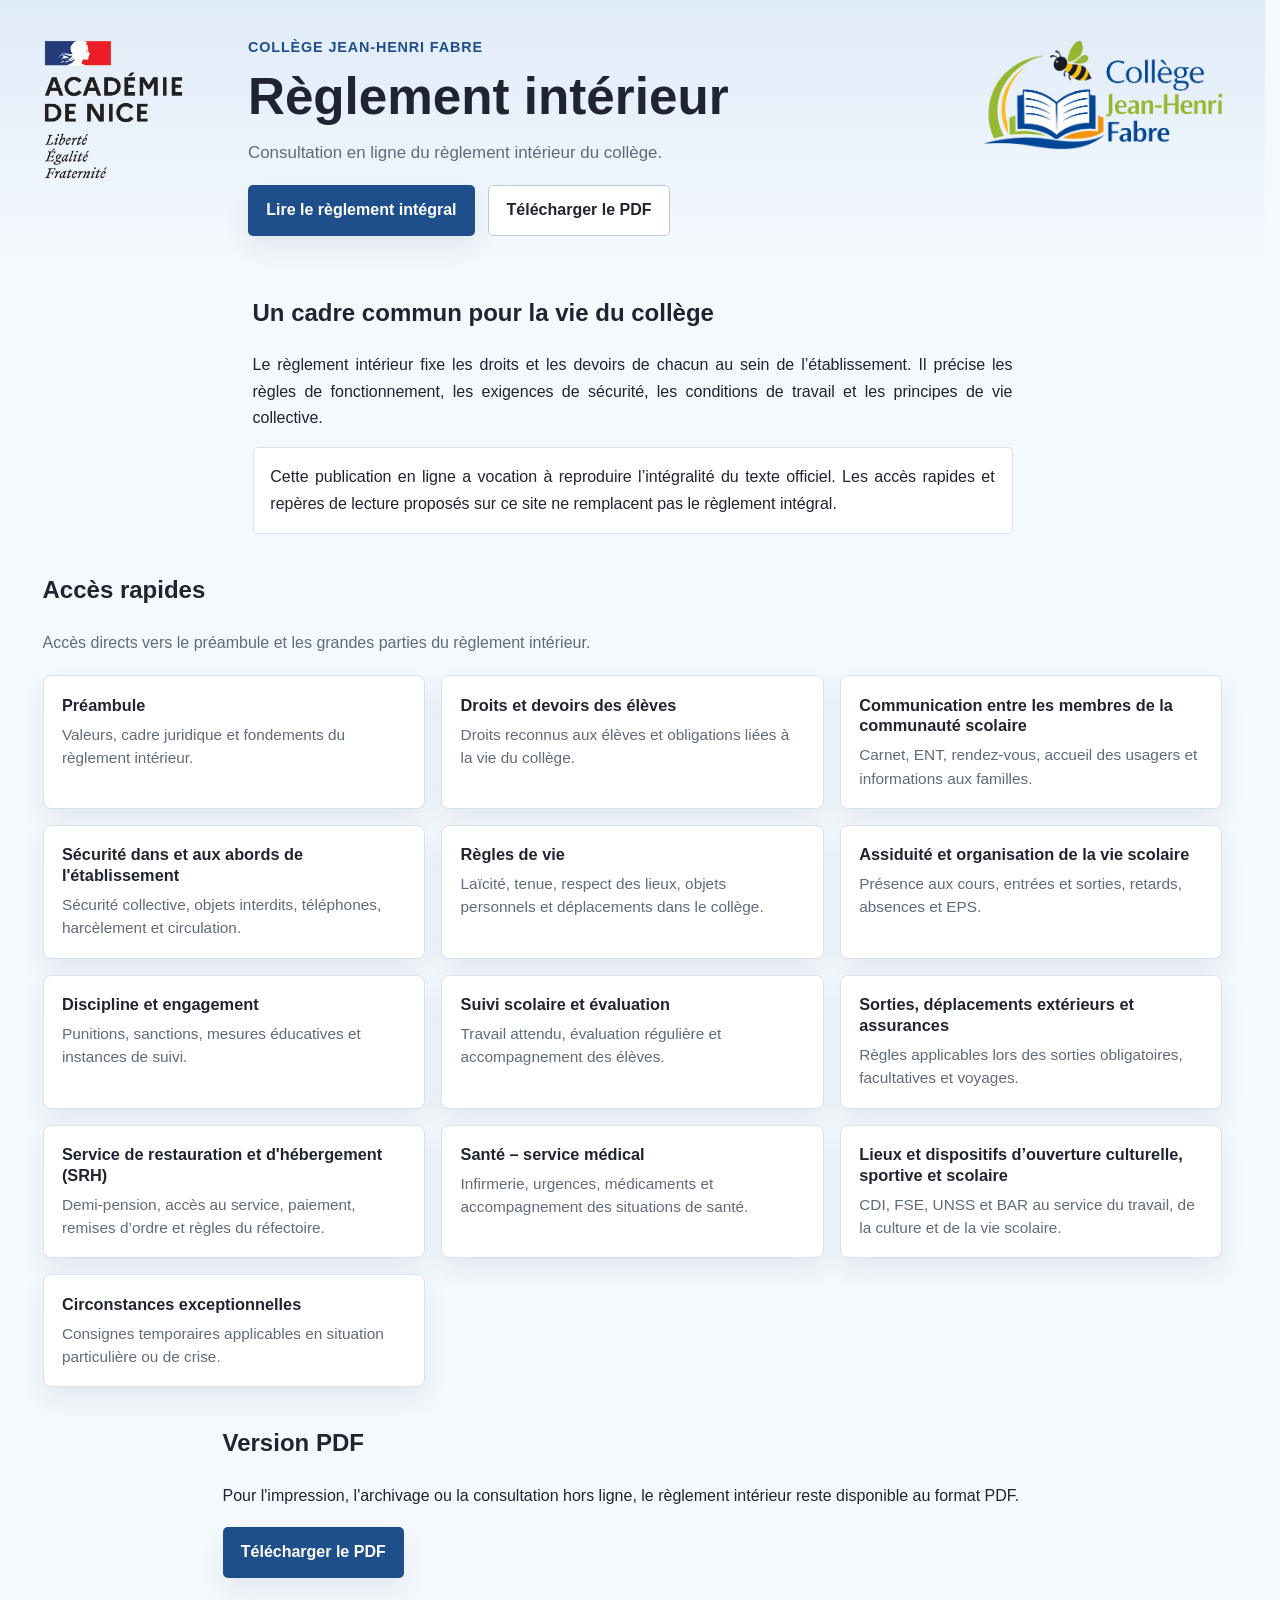
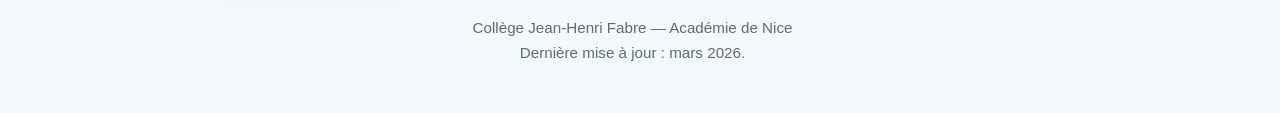
<file: index.html>
<!doctype html>
<html lang="fr">
  <head>
    <meta charset="utf-8" />
    <meta name="viewport" content="width=device-width, initial-scale=1" />
    <title>Règlement intérieur — Collège Jean-Henri Fabre</title>
    <meta
      name="description"
      content="Consultation en ligne du règlement intérieur du collège Jean-Henri Fabre."
    />
    <link rel="stylesheet" href="style.css" />
    <link rel="icon" type="image/png" href="img/favicon.png" />
    <link rel="icon" sizes="192x192" href="img/icon-192.png" />
    <link rel="apple-touch-icon" href="img/icon-192.png" />
  </head>
  <body class="page-home">
    <header class="hero">
      <div class="container hero-grid">
        <img
          class="hero-logo hero-logo-left"
          src="img/logo-academie.png"
          alt="Logo de l'Académie de Nice"
        />

        <div class="hero-content">
          <p class="eyebrow">Collège Jean-Henri Fabre</p>
          <h1>Règlement intérieur</h1>
          <p class="hero-text text-left">
            Consultation en ligne du règlement intérieur du collège.
          </p>

          <div class="hero-actions">
            <a class="btn btn-primary" href="reglement.html"
              >Lire le règlement intégral</a
            >
            <a class="btn btn-secondary" href="docs/reglement-interieur.pdf"
              >Télécharger le PDF</a
            >
          </div>
        </div>

        <img
          class="hero-logo hero-logo-right"
          src="img/logo-fabre.png"
          alt="Logo du collège Jean-Henri Fabre"
        />
      </div>
    </header>

    <main>
      <section class="section intro intro-home">
        <div class="container narrow">
          <h2>Un cadre commun pour la vie du collège</h2>
          <p class="text-justify">
            Le règlement intérieur fixe les droits et les devoirs de chacun au
            sein de l’établissement. Il précise les règles de fonctionnement,
            les exigences de sécurité, les conditions de travail et les
            principes de vie collective.
          </p>
          <p class="note text-justify">
            Cette publication en ligne a vocation à reproduire l’intégralité du
            texte officiel. Les accès rapides et repères de lecture proposés sur
            ce site ne remplacent pas le règlement intégral.
          </p>
        </div>
      </section>

      <section class="section quick-links">
        <div class="container">
          <div class="section-heading">
            <div>
              <h2>Accès rapides</h2>
              <p class="section-lead text-left">
                Accès directs vers le préambule et les grandes parties du
                règlement intérieur.
              </p>
            </div>
          </div>

          <div class="cards-grid cards-grid-large">
            <a class="card" href="reglement.html#preambule">
              <h3>Préambule</h3>
              <p class="text-left">
                Valeurs, cadre juridique et fondements du règlement intérieur.
              </p>
            </a>

            <a class="card" href="reglement.html#partie-1">
              <h3>Droits et devoirs des élèves</h3>
              <p class="text-left">
                Droits reconnus aux élèves et obligations liées à la vie du
                collège.
              </p>
            </a>

            <a class="card" href="reglement.html#partie-2">
              <h3>Communication entre les membres de la communauté scolaire</h3>
              <p class="text-left">
                Carnet, ENT, rendez-vous, accueil des usagers et informations
                aux familles.
              </p>
            </a>

            <a class="card" href="reglement.html#partie-3">
              <h3>Sécurité dans et aux abords de l'établissement</h3>
              <p class="text-left">
                Sécurité collective, objets interdits, téléphones, harcèlement
                et circulation.
              </p>
            </a>

            <a class="card" href="reglement.html#partie-4">
              <h3>Règles de vie</h3>
              <p class="text-left">
                Laïcité, tenue, respect des lieux, objets personnels et
                déplacements dans le collège.
              </p>
            </a>

            <a class="card" href="reglement.html#partie-5">
              <h3>Assiduité et organisation de la vie scolaire</h3>
              <p class="text-left">
                Présence aux cours, entrées et sorties, retards, absences et
                EPS.
              </p>
            </a>

            <a class="card" href="reglement.html#partie-6">
              <h3>Discipline et engagement</h3>
              <p class="text-left">
                Punitions, sanctions, mesures éducatives et instances de suivi.
              </p>
            </a>

            <a class="card" href="reglement.html#partie-7">
              <h3>Suivi scolaire et évaluation</h3>
              <p class="text-left">
                Travail attendu, évaluation régulière et accompagnement des
                élèves.
              </p>
            </a>

            <a class="card" href="reglement.html#partie-8">
              <h3>Sorties, déplacements extérieurs et assurances</h3>
              <p class="text-left">
                Règles applicables lors des sorties obligatoires, facultatives
                et voyages.
              </p>
            </a>

            <a class="card" href="reglement.html#partie-9">
              <h3>Service de restauration et d'hébergement (SRH)</h3>
              <p class="text-left">
                Demi-pension, accès au service, paiement, remises d’ordre et
                règles du réfectoire.
              </p>
            </a>

            <a class="card" href="reglement.html#partie-10">
              <h3>Santé – service médical</h3>
              <p class="text-left">
                Infirmerie, urgences, médicaments et accompagnement des
                situations de santé.
              </p>
            </a>

            <a class="card" href="reglement.html#partie-11">
              <h3>
                Lieux et dispositifs d’ouverture culturelle, sportive et
                scolaire
              </h3>
              <p class="text-left">
                CDI, FSE, UNSS et BAR au service du travail, de la culture et de
                la vie scolaire.
              </p>
            </a>

            <a class="card" href="reglement.html#partie-12">
              <h3>Circonstances exceptionnelles</h3>
              <p class="text-left">
                Consignes temporaires applicables en situation particulière ou
                de crise.
              </p>
            </a>
          </div>
        </div>
      </section>

      <section class="section downloads">
        <div class="container narrow">
          <h2>Version PDF</h2>
          <p class="text-justify">
            Pour l'impression, l'archivage ou la consultation hors ligne, le
            règlement intérieur reste disponible au format PDF.
          </p>
          <div class="hero-actions">
            <a class="btn btn-primary" href="docs/reglement-interieur.pdf"
              >Télécharger le PDF</a
            >
          </div>
        </div>
      </section>
    </main>

    <footer class="site-footer">
      <div class="container">
        <p>
          Collège Jean-Henri Fabre — Académie de Nice<br />
          Dernière mise à jour : mars 2026.
        </p>
      </div>
    </footer>
  </body>
</html>
</file>
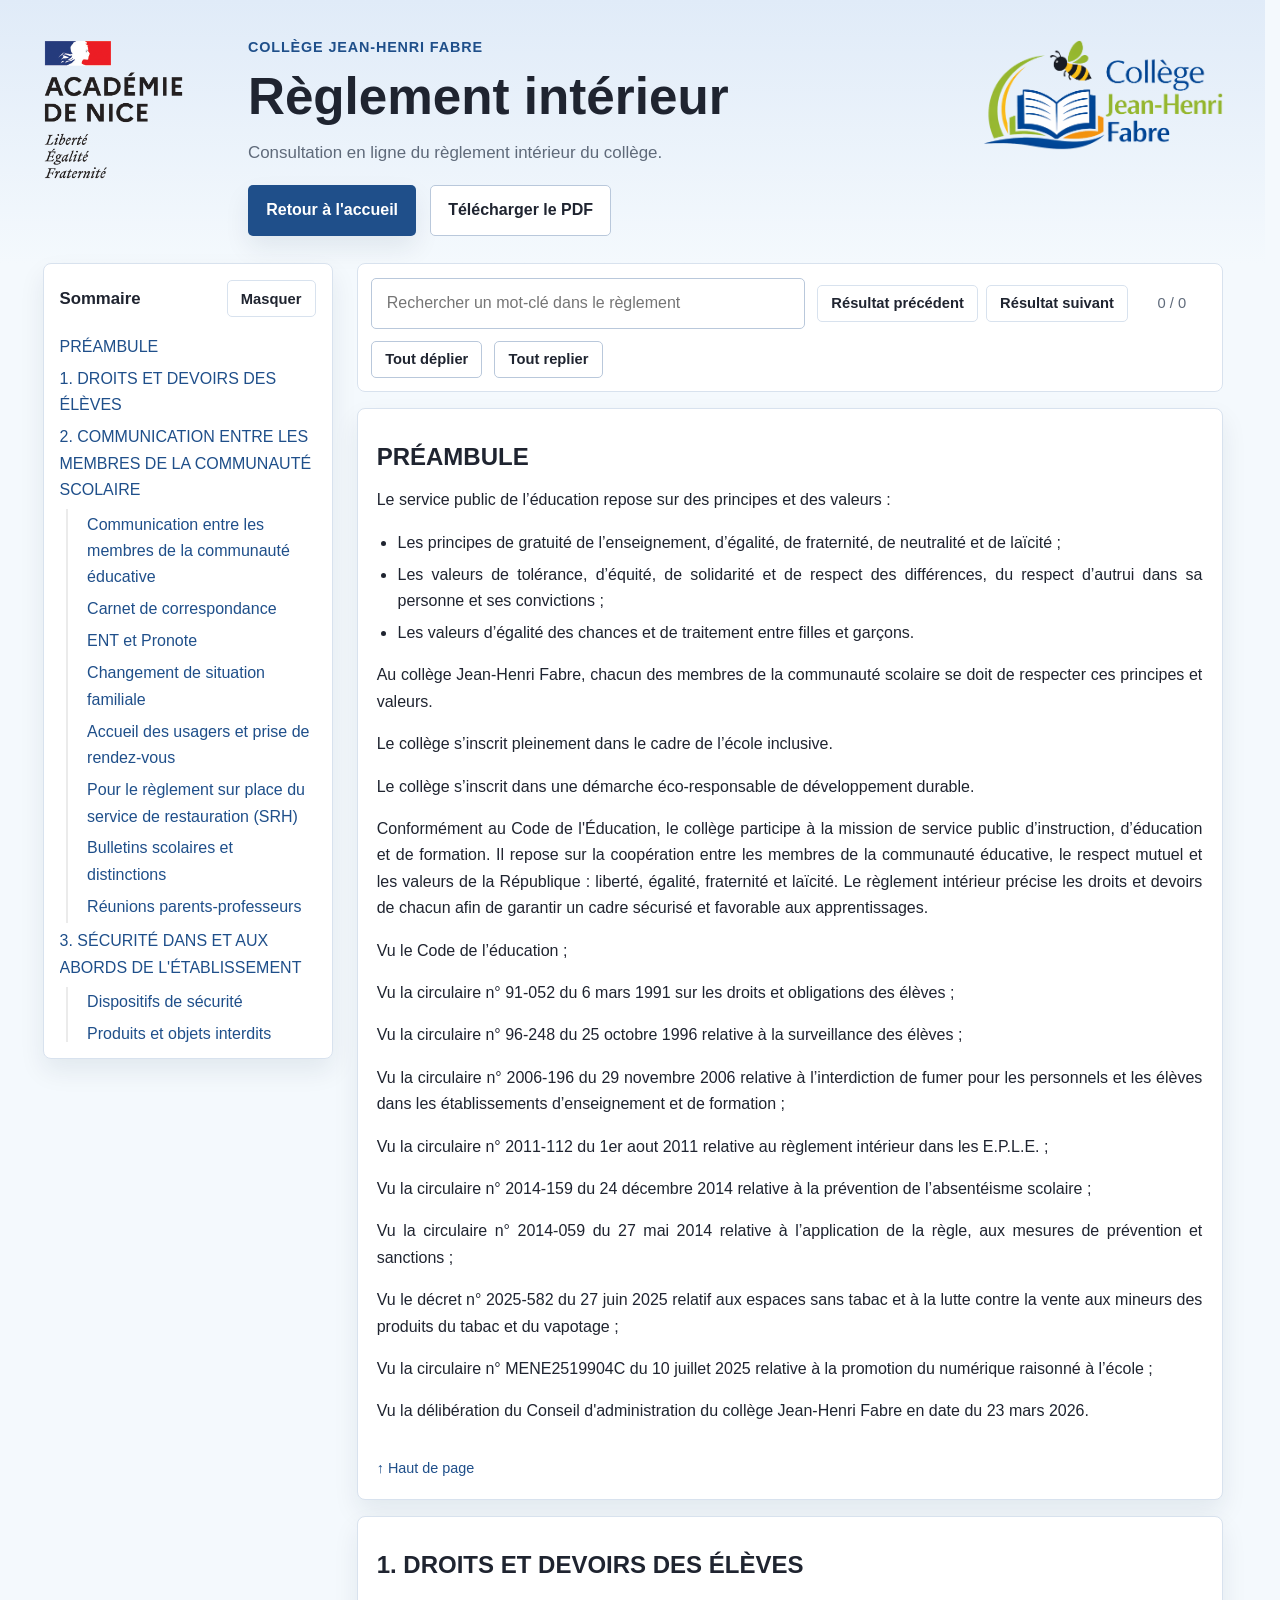
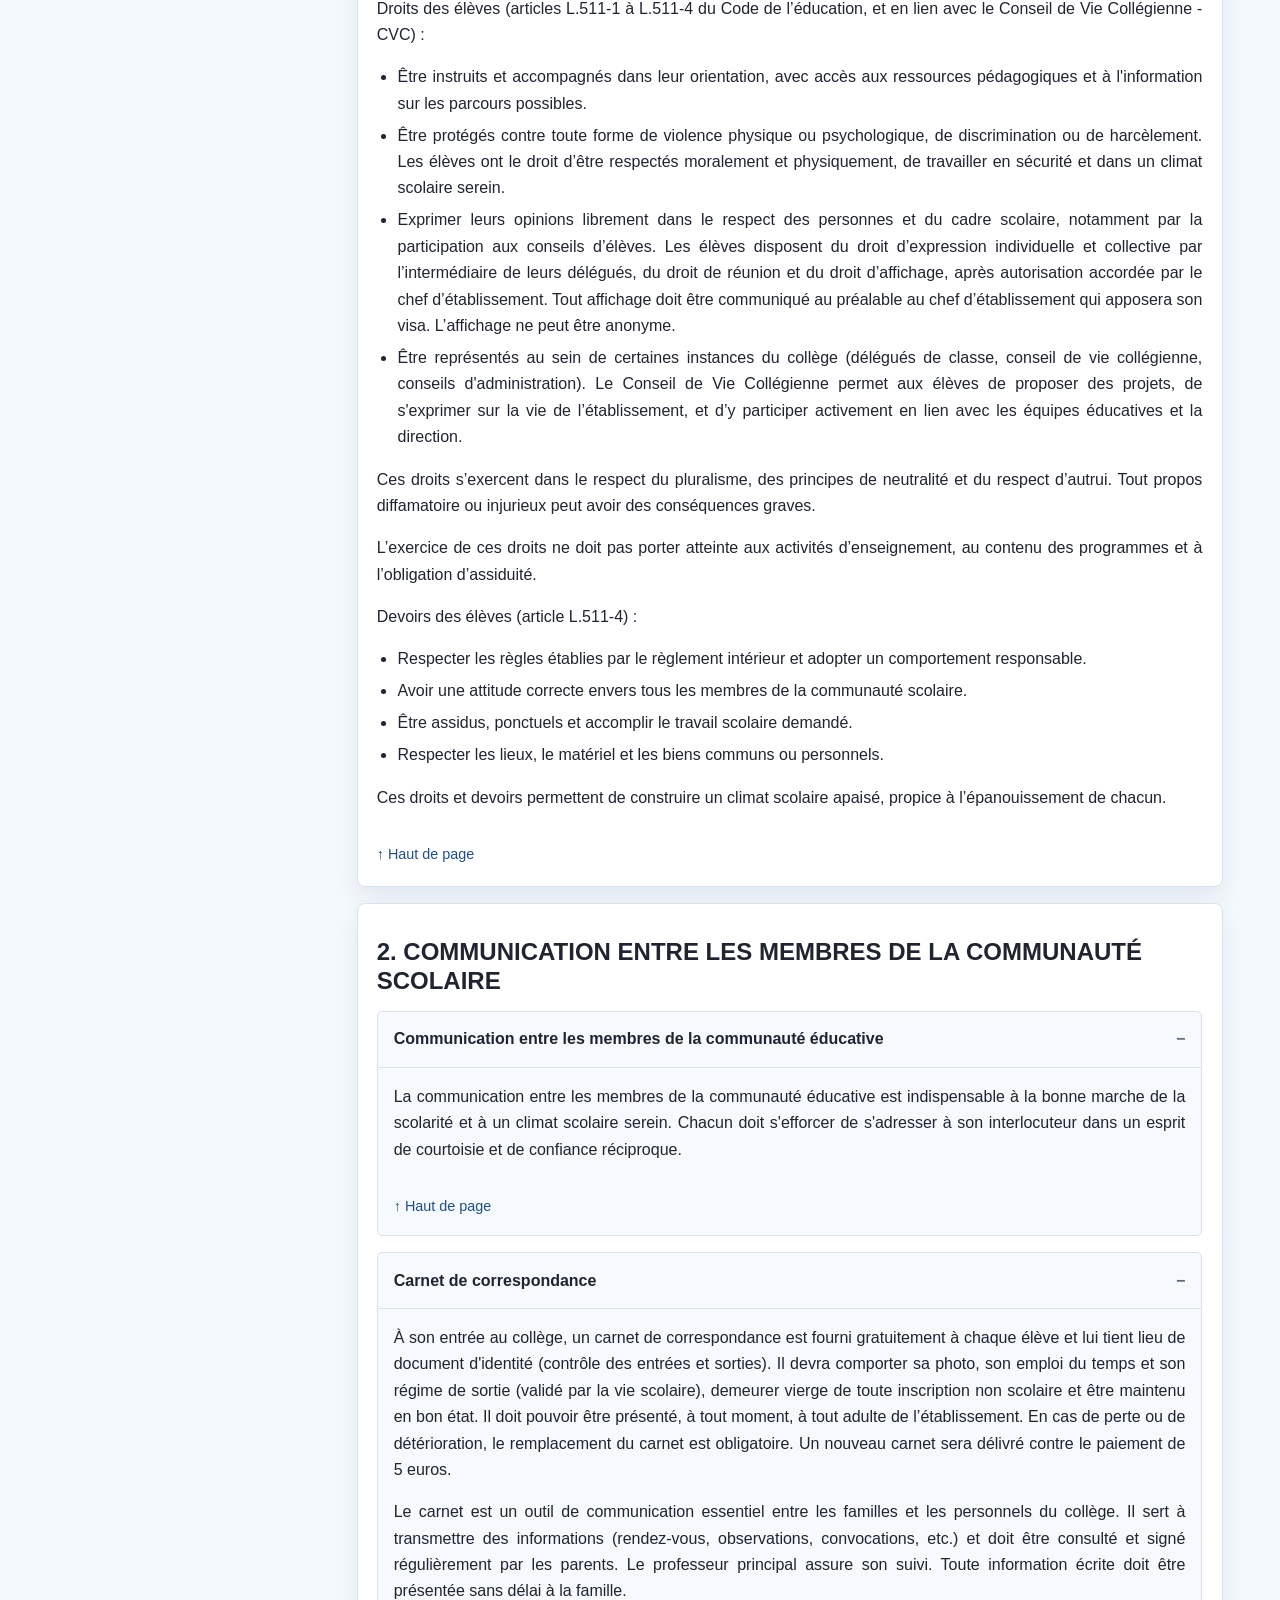
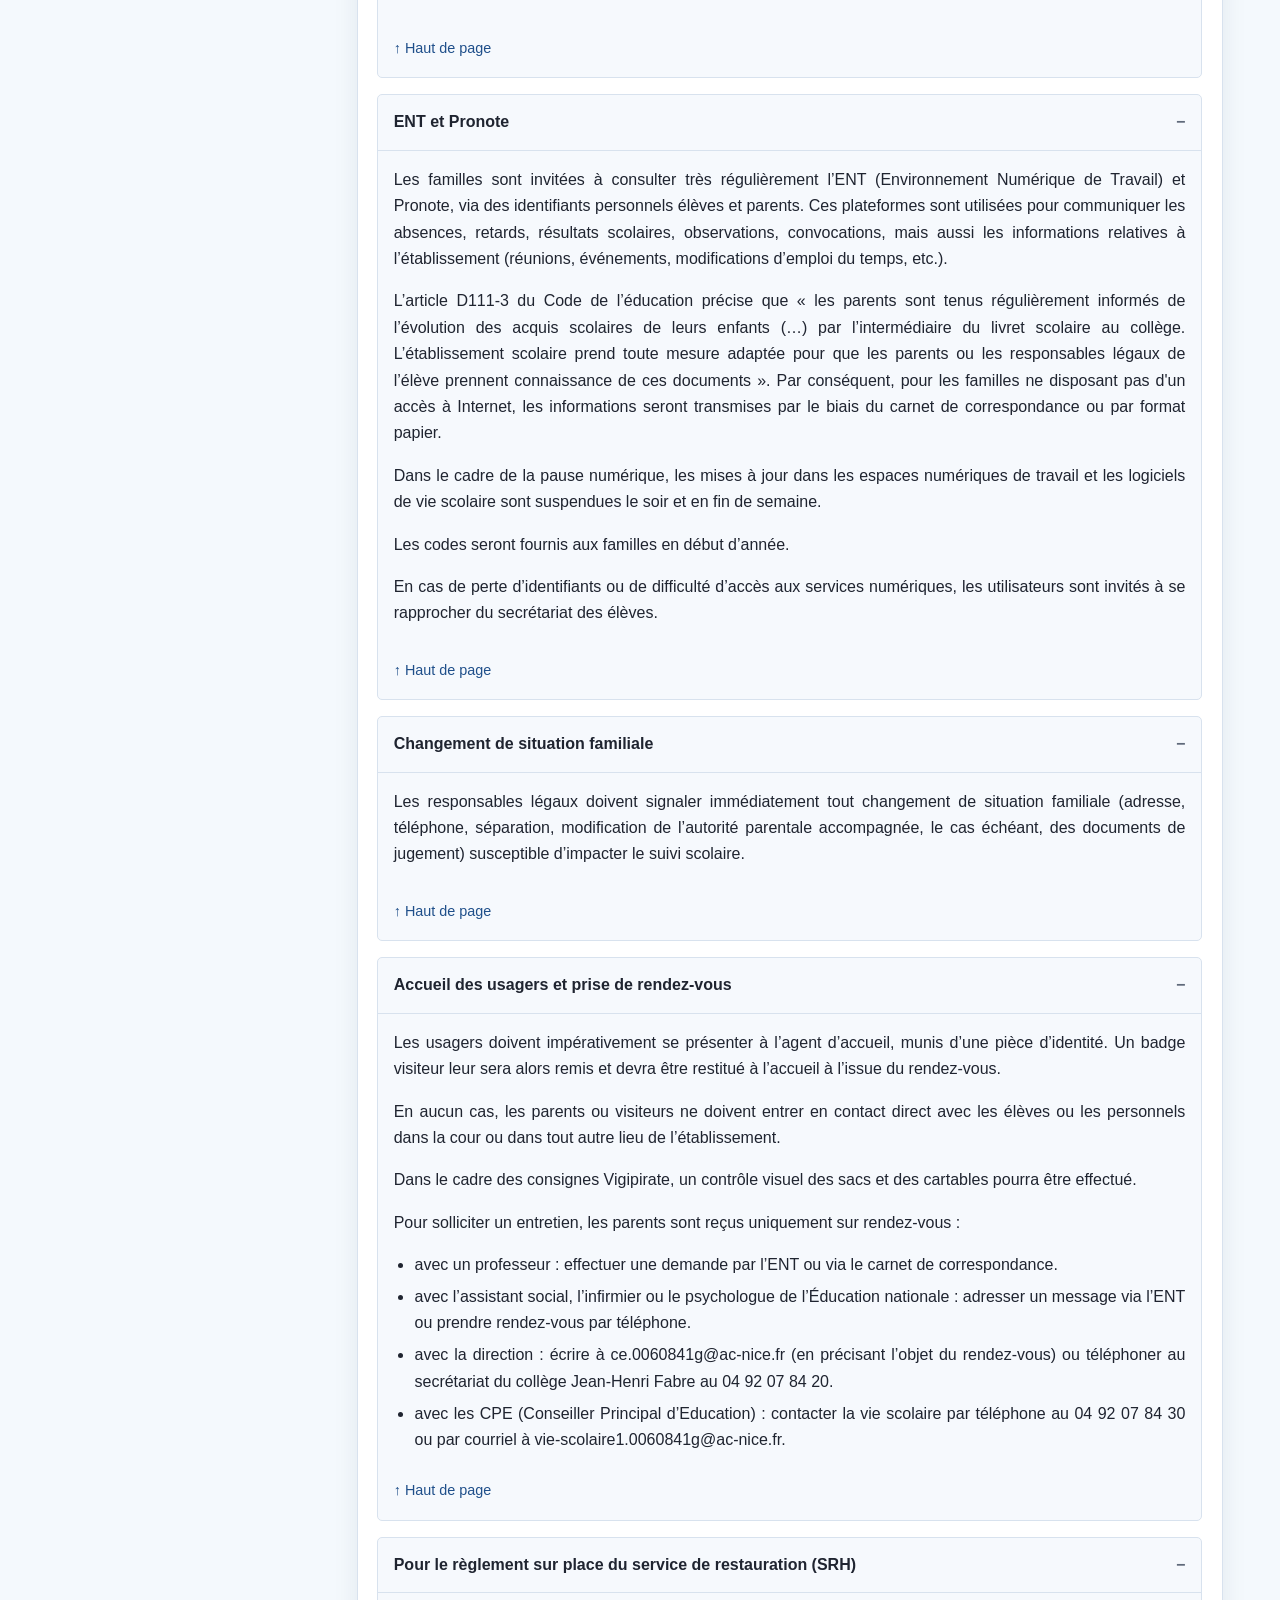
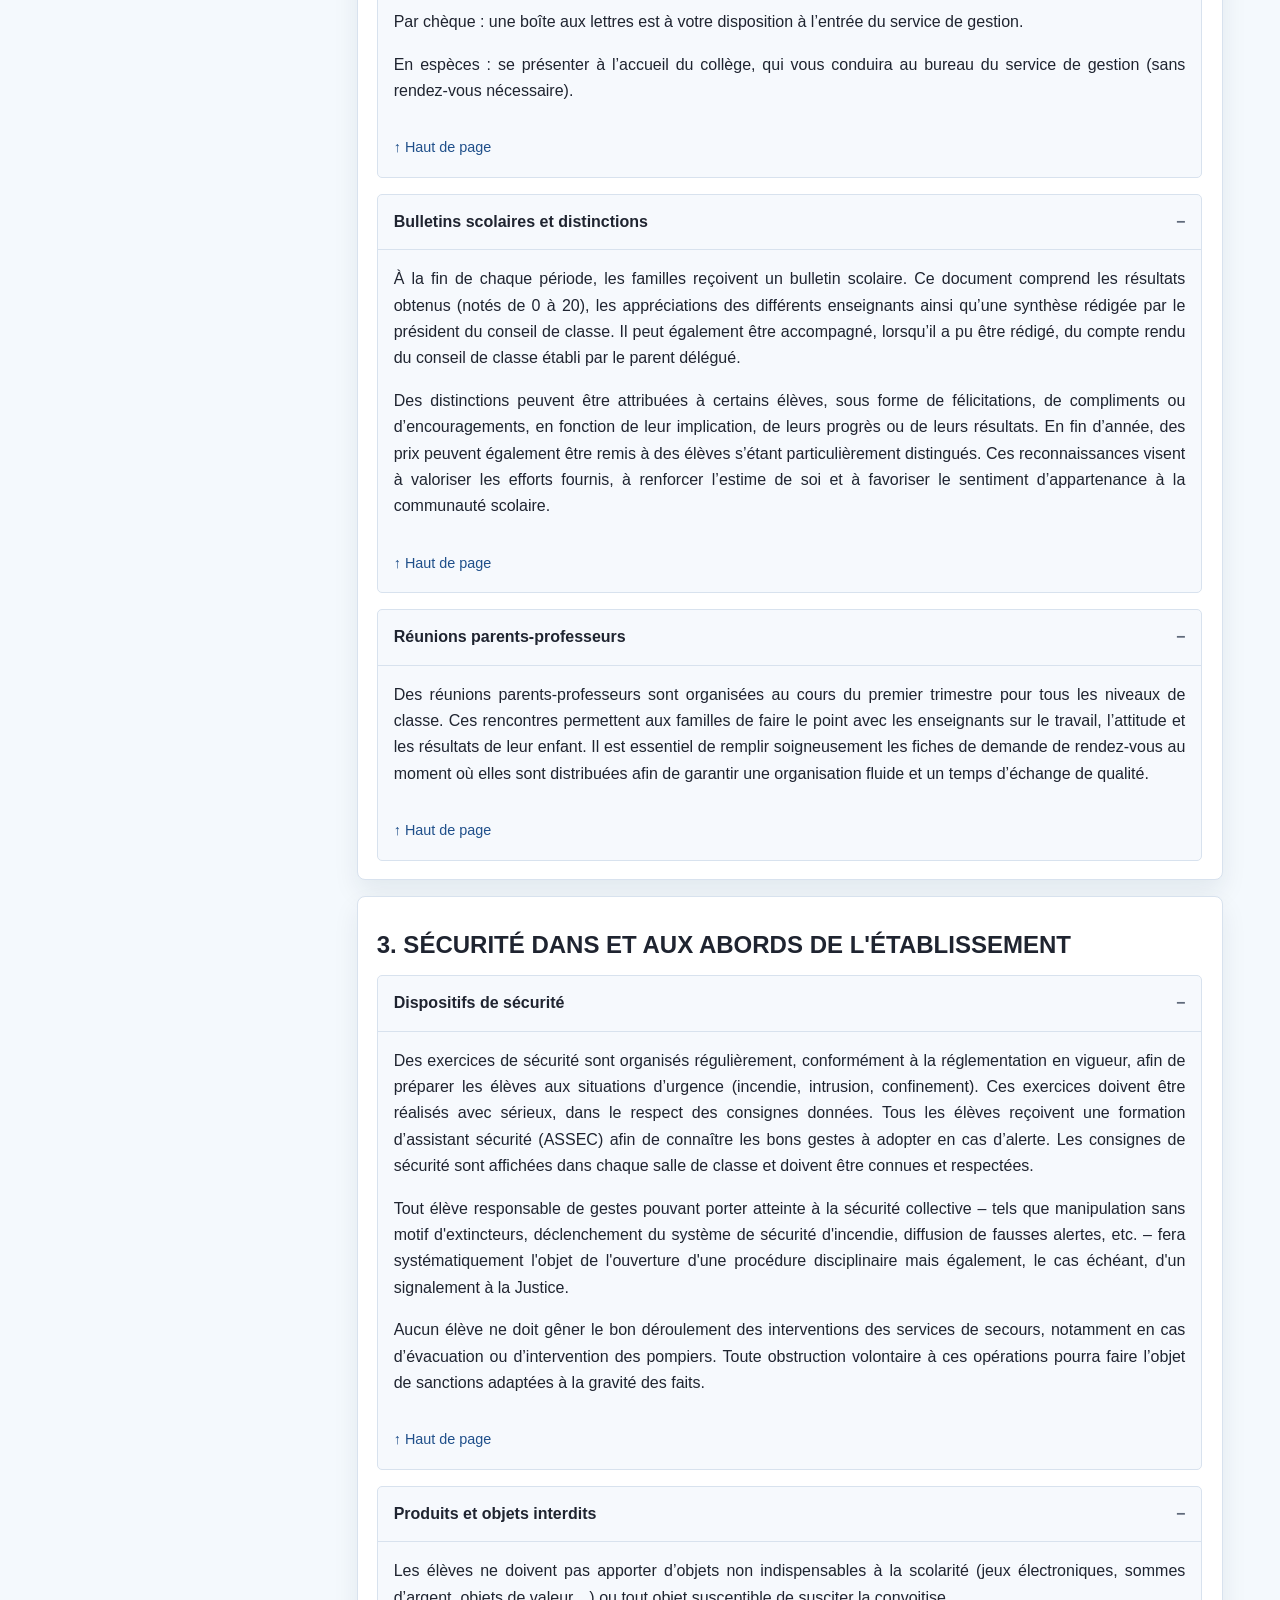
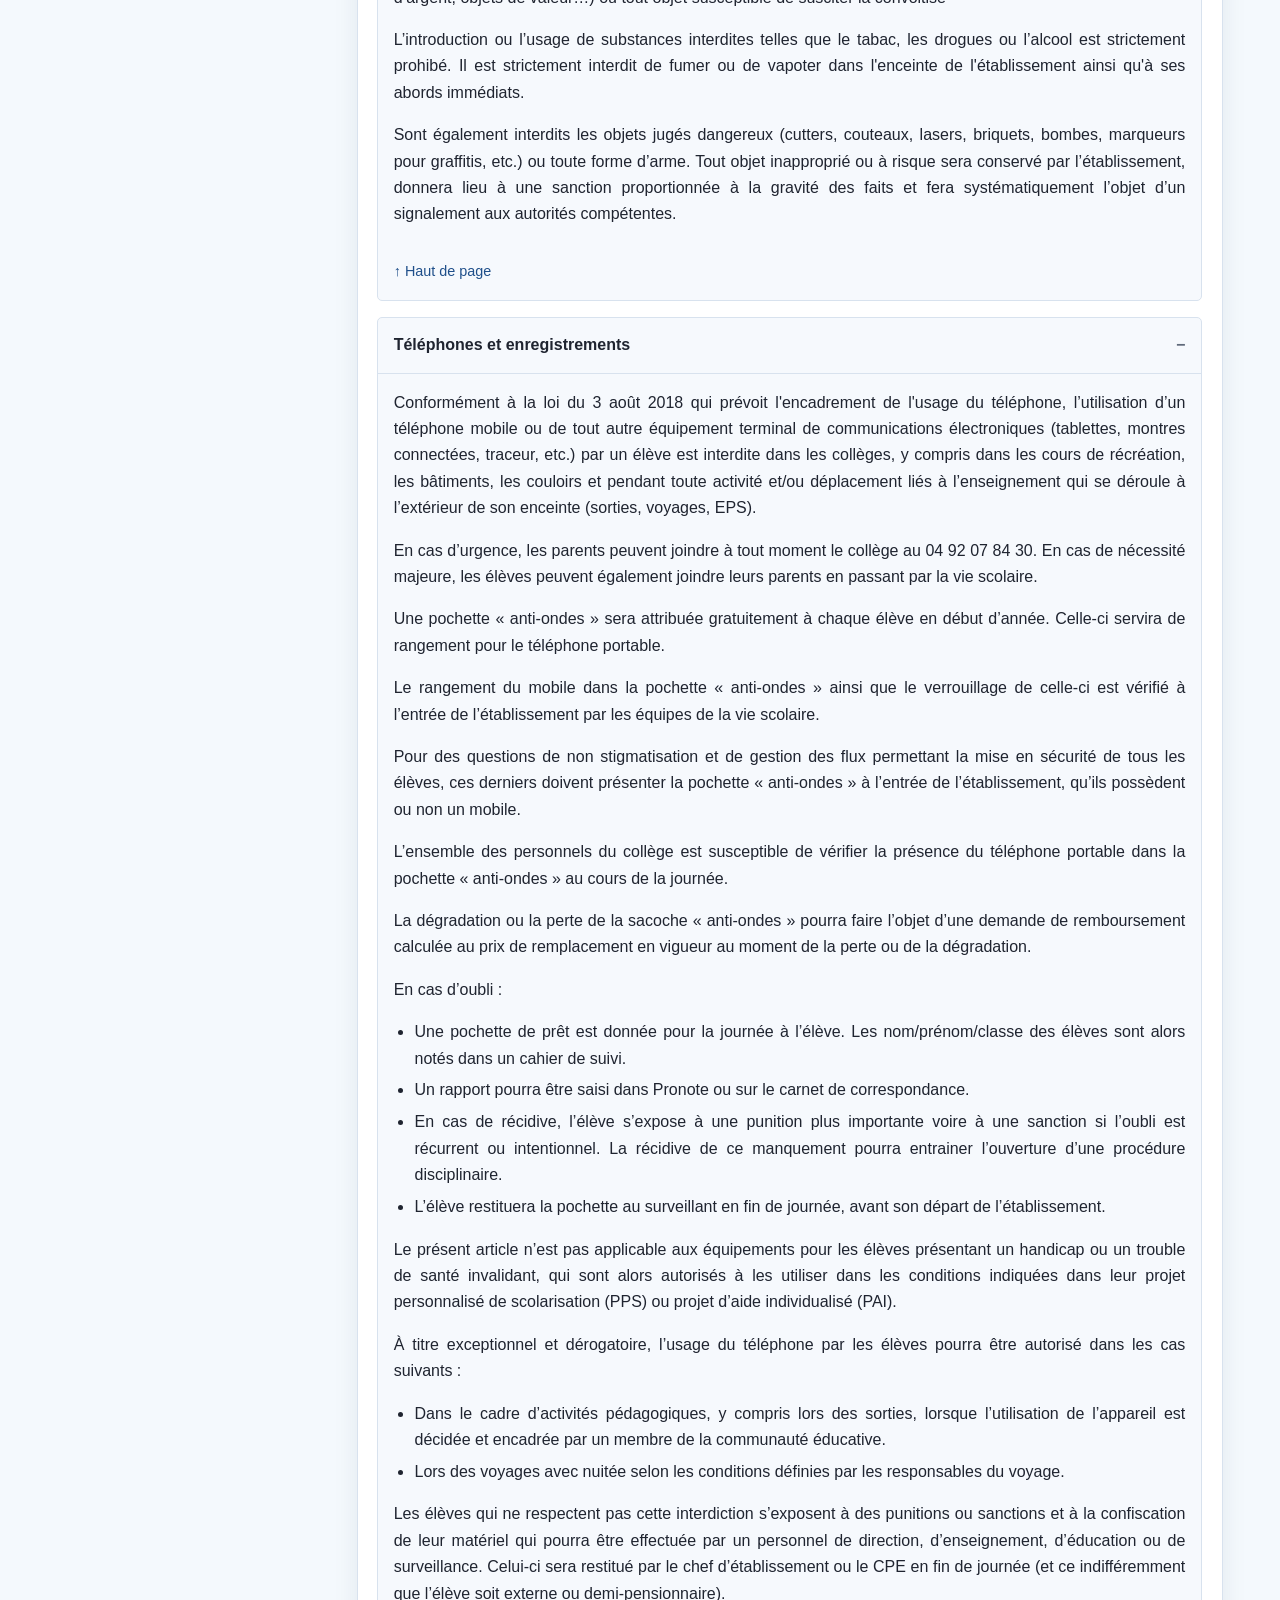
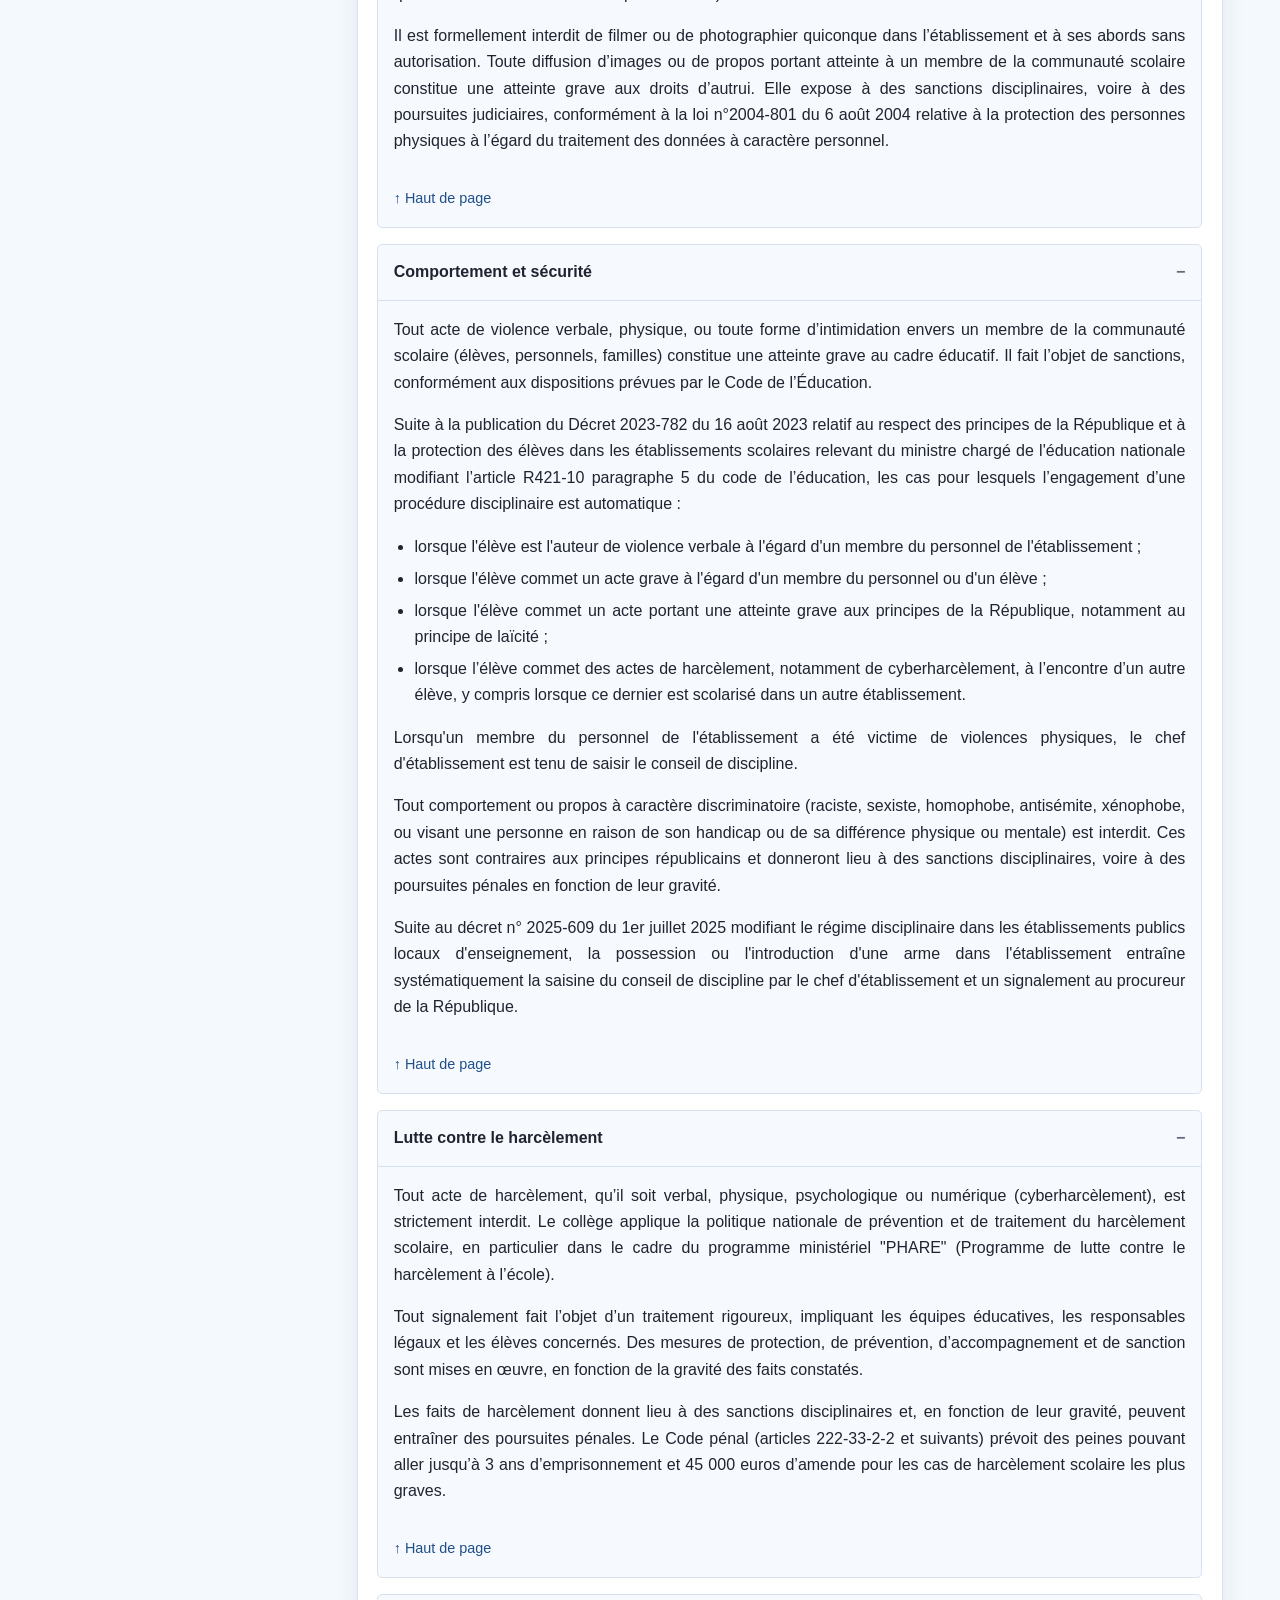
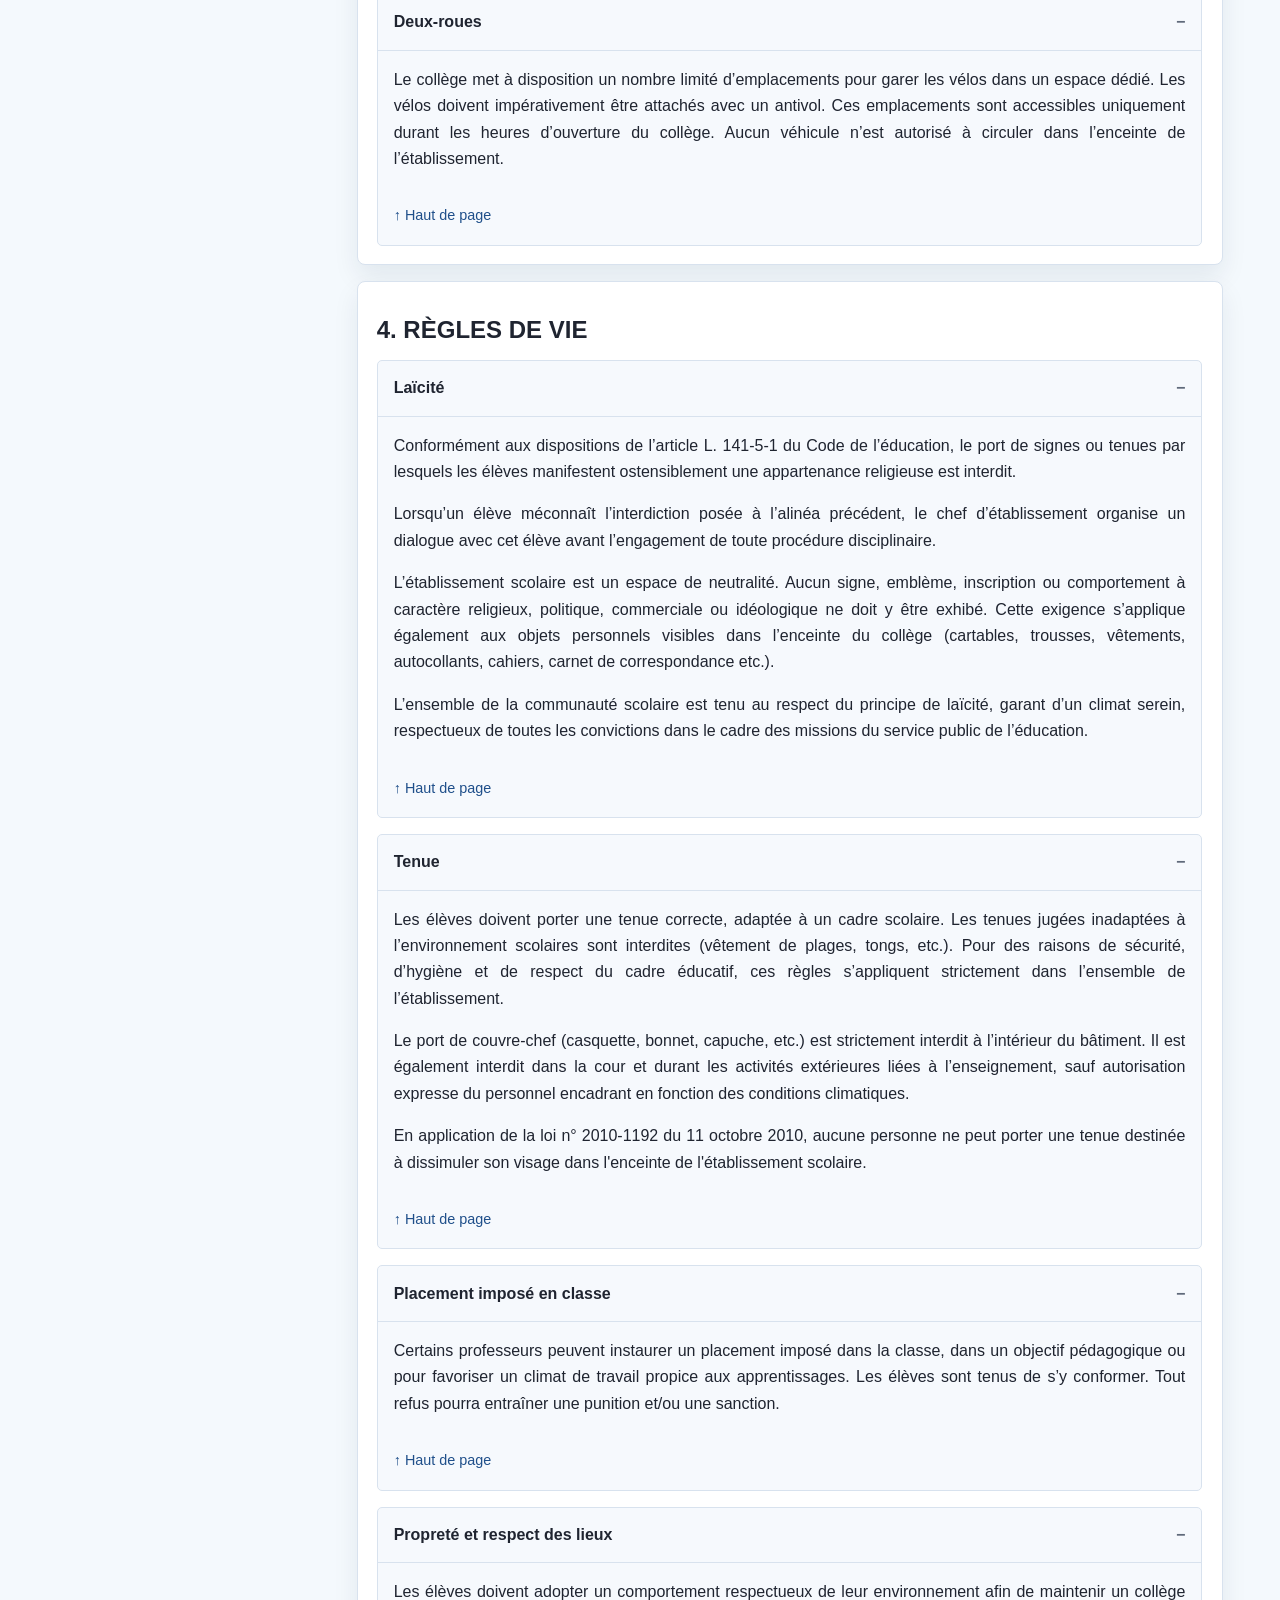
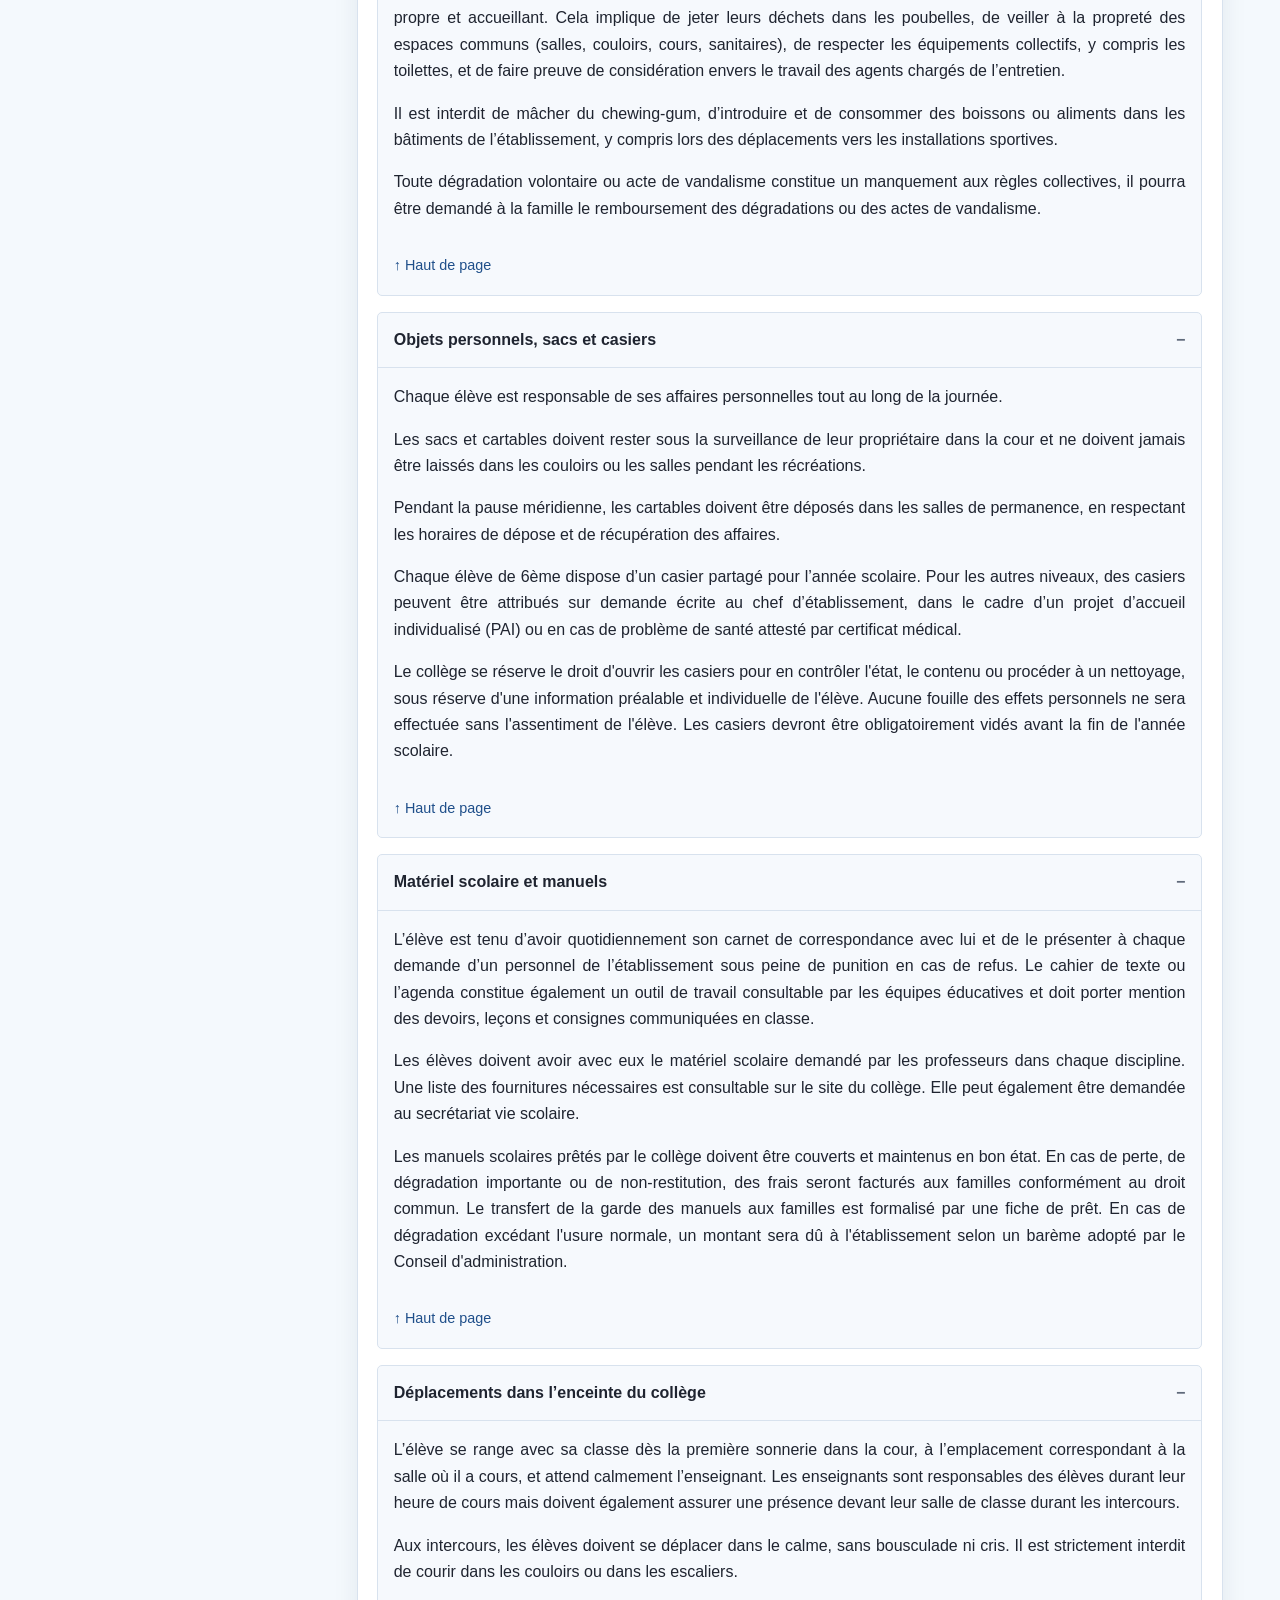
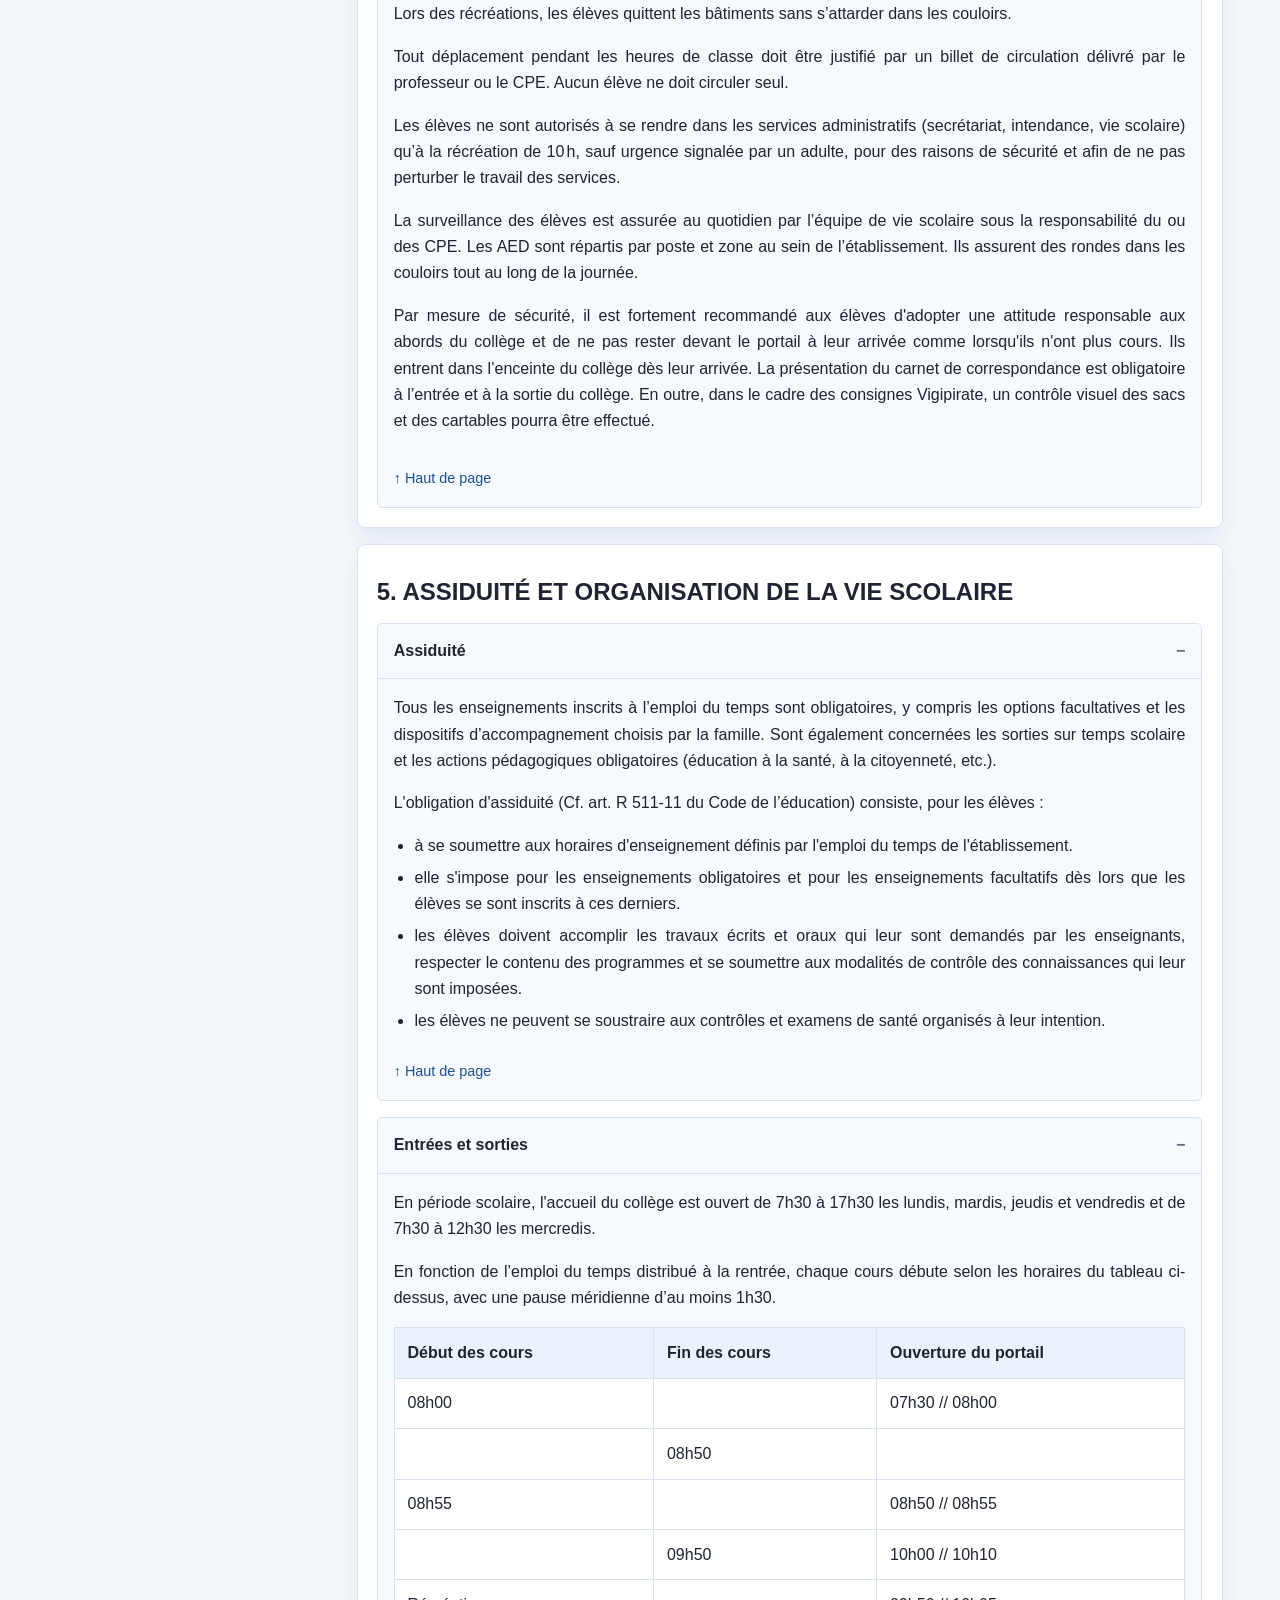
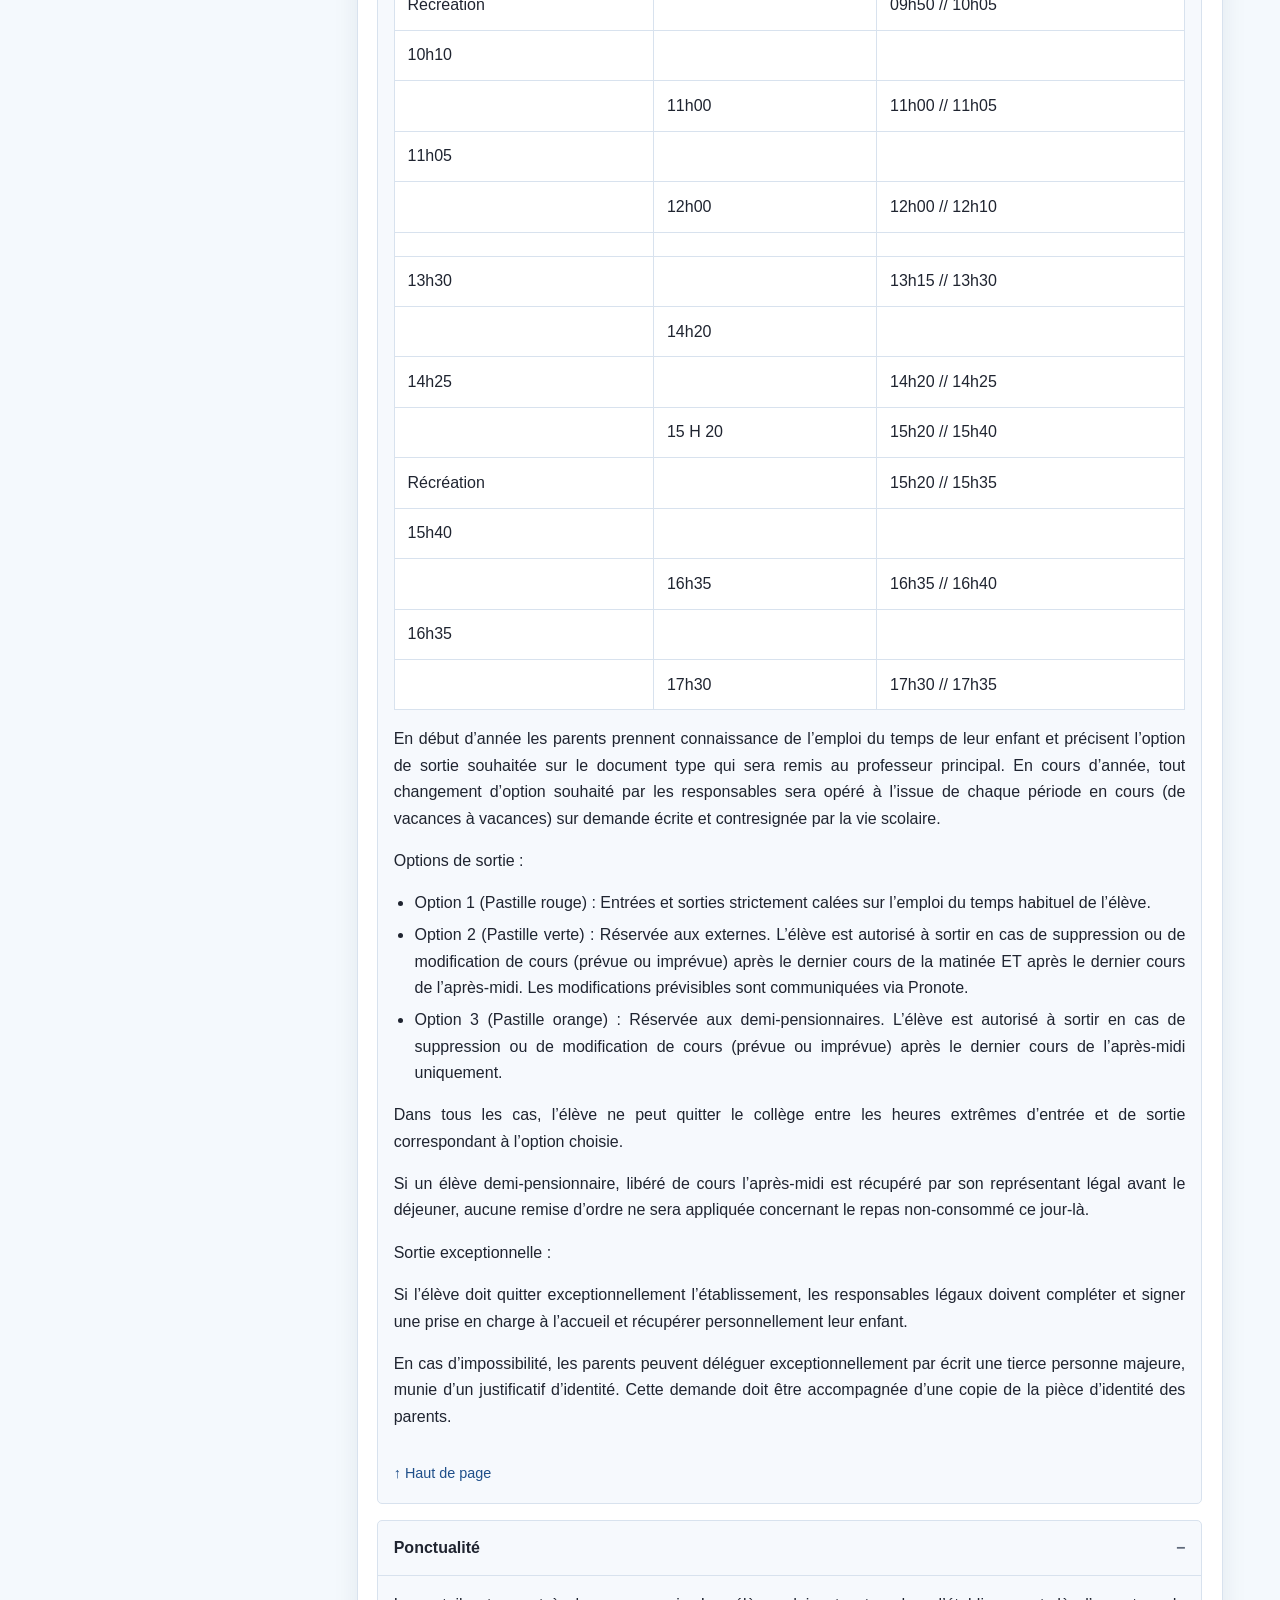
<file: reglement.html>
<!doctype html>
<html lang="fr">
  <head>
    <meta charset="utf-8" />
    <meta name="viewport" content="width=device-width, initial-scale=1" />
    <title>Règlement intérieur — Collège Jean-Henri Fabre</title>
    <meta
      name="description"
      content="Consultation en ligne du règlement intérieur du collège Jean-Henri Fabre."
    />
    <link rel="stylesheet" href="style.css" />
    <link rel="icon" type="image/png" href="img/favicon.png" />
    <link rel="icon" sizes="192x192" href="img/icon-192.png" />
    <link rel="apple-touch-icon" href="img/icon-192.png" />
  </head>
  <body class="page-reglement">
    <div id="top"></div>
    <header class="hero">
      <div class="container hero-grid">
        <img
          class="hero-logo hero-logo-left"
          src="img/logo-academie.png"
          alt="Logo de l'Académie de Nice"
        />

        <div class="hero-content">
          <p class="eyebrow">Collège Jean-Henri Fabre</p>
          <h1>Règlement intérieur</h1>
          <p class="hero-text text-left">
            Consultation en ligne du règlement intérieur du collège.
          </p>

          <div class="hero-actions">
            <a class="btn btn-primary" href="index.html">Retour à l'accueil</a>
            <a class="btn btn-secondary" href="docs/reglement-interieur.pdf"
              >Télécharger le PDF</a
            >
          </div>
        </div>

        <img
          class="hero-logo hero-logo-right"
          src="img/logo-fabre.png"
          alt="Logo du collège Jean-Henri Fabre"
        />
      </div>
    </header>

    <main class="layout container">
      <aside class="sidebar">
        <nav class="toc" aria-label="Sommaire du règlement intérieur">
          <div class="toc-header">
            <h2>Sommaire</h2>
            <button
              type="button"
              class="btn btn-ghost btn-small"
              id="toc-toggle"
              aria-expanded="true"
            >
              Masquer
            </button>
          </div>
          <ul id="toc-list" class="text-left"></ul>
        </nav>
      </aside>

      <section class="content">
        <div class="tools-bar">
          <label for="search-input" class="visually-hidden"
            >Rechercher dans le règlement</label
          >
          <div class="search-box">
            <input
              id="search-input"
              type="search"
              placeholder="Rechercher un mot-clé dans le règlement"
              autocomplete="off"
            />
            <button
              type="button"
              class="search-clear"
              id="search-clear"
              aria-label="Vider la recherche"
              title="Vider la recherche"
            >
              ×
            </button>
          </div>
          <div
            class="search-nav"
            aria-label="Navigation entre les résultats de recherche"
          >
            <button
              type="button"
              class="btn btn-ghost btn-small"
              id="search-prev"
            >
              Résultat précédent
            </button>
            <button
              type="button"
              class="btn btn-ghost btn-small"
              id="search-next"
            >
              Résultat suivant
            </button>
            <span class="search-counter" id="search-counter" aria-live="polite"
              >0 / 0</span
            >
          </div>
          <button
            type="button"
            class="btn btn-secondary btn-small"
            id="expand-all"
          >
            Tout déplier
          </button>
          <button
            type="button"
            class="btn btn-secondary btn-small"
            id="collapse-all"
          >
            Tout replier
          </button>
        </div>

        <div class="status-banner text-left" id="status-banner" hidden></div>
        <div id="reglement-root" aria-live="polite"></div>
      </section>
    </main>

    <script src="app.js"></script>
  </body>
</html>
</file>
<file: style.css>
/* Base */
:root {
  --bg: #f4f9fd;
  --bg-strong: #e0ebf8;
  --surface: #ffffff;
  --surface-alt: #f6f9fd;
  --text: #1f2430;
  --muted: #5f6a7a;
  --line: #d8e2ee;
  --line-strong: #b9c8db;
  --primary: #1f4f8a;
  --primary-strong: #173c69;
  --primary-soft: #eaf2fc;
  --warning-bg: #fff7e8;
  --warning-line: #e2c47b;
  --shadow: 0 12px 26px rgba(17, 34, 60, 0.08);
  --radius: 8px;
  --radius-small: 5px;
  --content-width: 1180px;
  --font: "Segoe UI", Roboto, Helvetica, Arial, sans-serif;
}

*,
*::before,
*::after {
  box-sizing: border-box;
}

html {
  scroll-behavior: smooth;
  scrollbar-gutter: stable;
}

body {
  margin: 0;
  background: var(--bg);
  color: var(--text);
  font-family: var(--font);
  line-height: 1.65;
  overflow-y: scroll;
}

img {
  max-width: 100%;
  display: block;
}

a {
  color: var(--primary);
}
a:hover {
  color: var(--primary-strong);
}

p,
li,
td {
  text-align: left;
}
.text-left {
  text-align: left !important;
}
.text-justify {
  text-align: justify !important;
  text-justify: inter-word;
}

.container {
  width: min(var(--content-width), calc(100% - 2rem));
  margin: 0 auto;
}

.narrow {
  width: min(760px, 100%);
}

.page-home .intro-home {
  padding-top: 0.6rem;
}

.eyebrow {
  margin: 0 0 0.55rem;
  color: var(--primary);
  font-size: 0.9rem;
  font-weight: 700;
  letter-spacing: 0.06em;
  text-transform: uppercase;
}

.hero,
.page-header {
  padding: 2rem 0 1.4rem;
  background: linear-gradient(180deg, var(--bg-strong), var(--bg));
}

.hero-grid {
  display: grid;
  grid-template-columns: auto 1fr auto;
  gap: 4rem;
  align-items: start;
}

.hero-grid-compact {
  grid-template-columns: auto 1fr auto;
}

.hero-content {
  min-width: 0;
  padding-top: 4px;
  max-width: 560px;
}

.hero-logo {
  width: 100%;
  height: auto;
  object-fit: contain;
}

.hero-logo-left {
  justify-self: start;
  align-self: start;
  max-height: 140px;
  margin-top: 8px;
}

.hero-logo-right {
  justify-self: end;
  align-self: start;
  max-height: 110px;
  margin-top: 8px;
}

.hero-logo {
  image-rendering: auto;
}

.hero h1,
.page-header h1 {
  margin: 0;
  font-size: clamp(2rem, 4vw, 3.2rem);
  line-height: 1.08;
}

.hero-text,
.page-intro {
  max-width: 760px;
  margin: 0.95rem 0 0;
  color: var(--muted);
  font-size: 1.06rem;
}

.hero-actions {
  display: flex;
  flex-wrap: wrap;
  gap: 0.85rem;
  margin-top: 1.1rem;
  margin-bottom: 0.3rem;
}

.btn {
  display: inline-flex;
  align-items: center;
  justify-content: center;
  min-height: 2.8rem;
  padding: 0.72rem 1.08rem;
  border: 1px solid transparent;
  border-radius: var(--radius-small);
  background: var(--surface);
  color: var(--text);
  text-decoration: none;
  font-weight: 600;
  cursor: pointer;
  transition:
    transform 0.15s ease,
    box-shadow 0.15s ease,
    border-color 0.15s ease,
    background-color 0.15s ease;
}

.btn:hover {
  transform: translateY(-1px);
  text-decoration: none;
}
.btn-primary {
  background: var(--primary);
  color: #fff;
  box-shadow: var(--shadow);
}
.btn-primary:hover {
  background: var(--primary-strong);
  color: #fff;
}
.btn-secondary {
  border-color: var(--line-strong);
  background: var(--surface);
}
.btn-ghost {
  border-color: var(--line);
  background: transparent;
}
.btn-small {
  min-height: 2.32rem;
  padding: 0.48rem 0.82rem;
  font-size: 0.92rem;
}

.section-heading {
  display: flex;
  align-items: end;
  justify-content: space-between;
  gap: 1rem;
  margin-bottom: 1.2rem;
}

.section-lead {
  margin: 0.25rem 0 0;
  color: var(--muted);
}

.notice {
  padding: 1rem 1.05rem;
  border: 1px solid var(--line);
  border-radius: var(--radius-small);
  background: var(--surface-alt);
}

.note {
  padding: 1rem 1.05rem;
  border: 1px solid var(--line);
  border-radius: var(--radius-small);
  background: #ffffff;
}

.cards-grid {
  display: grid;
  grid-template-columns: repeat(3, minmax(0, 1fr));
  gap: 1rem;
  align-items: stretch;
}

.cards-grid-large {
  grid-template-columns: repeat(3, minmax(0, 1fr));
}

.card {
  display: block;
  padding: 1.15rem;
  border: 1px solid var(--line);
  border-radius: var(--radius);
  background: var(--surface);
  box-shadow: var(--shadow);
  color: inherit;
  text-decoration: none;
  height: 100%;
}

.card:hover {
  transform: translateY(-2px);
  box-shadow: 0 16px 32px rgba(17, 34, 60, 0.12);
}

.card h3 {
  margin: 0 0 0.45rem;
  font-size: 1.02rem;
  line-height: 1.28;
}

.card p {
  margin: 0;
  color: var(--muted);
  font-size: 0.96rem;
  line-height: 1.5;
}

.link-list {
  margin: 1rem 0 0;
  padding-left: 1.2rem;
}

.link-list li + li {
  margin-top: 0.45rem;
}

.site-footer {
  padding: 2rem 0 3rem;
  color: var(--muted);
  font-size: 0.95rem;
}

.site-footer p {
  text-align: center;
  margin: 0;
}

.layout {
  display: grid;
  grid-template-columns: 290px minmax(0, 1fr);
  gap: 1.5rem;
  align-items: start;
  padding-bottom: 3rem;
}

.sidebar {
  position: sticky;
  top: 1rem;
}

.toc {
  padding: 1rem;
  border: 1px solid var(--line);
  border-radius: var(--radius);
  background: var(--surface);
  box-shadow: var(--shadow);
}

.toc-header {
  display: flex;
  align-items: center;
  justify-content: space-between;
  gap: 0.75rem;
  margin-bottom: 0.9rem;
}

.toc h2 {
  margin: 0;
  font-size: 1.05rem;
}
.toc ul {
  margin: 0;
  padding-left: 1rem;
  max-height: calc(100vh - 190px);
  overflow: auto;
}

.toc > ul {
  list-style: none;
  padding-left: 0;
}

.toc > ul > li > ul {
  list-style: none;
  border-left: 2px solid rgba(0, 0, 0, 0.08);
  margin-left: 0.4rem;
  padding-left: 1.2rem;
}

.toc ul.hidden {
  display: none;
}
.toc li + li {
  margin-top: 0.35rem;
}
.toc li ul {
  margin-top: 0.35rem;
}
.toc a {
  text-decoration: none;
}
.toc a.is-current {
  font-weight: 700;
  color: var(--primary-strong);
}

.toc li {
  margin: 0.15rem 0;
}

.toc a {
  line-height: 1.2;
}

.toc > ul > li > ul a {
  line-height: 1.15;
}

.content {
  min-width: 0;
}

.content::after {
  content: "";
  display: block;
  height: 60vh;
}

.tools-bar {
  position: sticky;
  top: 0;
  z-index: 10;
  display: flex;
  flex-wrap: wrap;
  gap: 0.75rem;
  align-items: center;
  margin-bottom: 1rem;
  padding: 0.85rem;
  border: 1px solid var(--line);
  border-radius: var(--radius);
  background: var(--surface);
}

.tools-bar input[type="search"] {
  flex: 1 1 260px;
  min-height: 2.72rem;
  padding: 0.7rem 0.92rem;
  border: 1px solid var(--line-strong);
  border-radius: var(--radius-small);
  background: var(--surface);
  color: var(--text);
  font: inherit;
}

.tools-bar input[type="search"]:focus {
  outline: 2px solid rgba(31, 79, 138, 0.18);
  border-color: var(--primary);
}

.status-banner {
  margin-bottom: 1rem;
  padding: 0.95rem 1rem;
  border: 1px solid var(--warning-line);
  border-radius: var(--radius-small);
  background: var(--warning-bg);
}

.reglement-section {
  margin-bottom: 1rem;
  padding: 1.2rem 1.2rem 1.15rem;
  border: 1px solid var(--line);
  border-radius: var(--radius);
  background: var(--surface);
  box-shadow: var(--shadow);
}

.section-meta {
  display: inline-flex;
  padding: 0.22rem 0.52rem;
  border: 1px solid var(--line);
  border-radius: 999px;
  background: var(--primary-soft);
  color: var(--primary-strong);
  font-size: 0.8rem;
  font-weight: 700;
  letter-spacing: 0.02em;
}

.reglement-section h2 {
  margin: 0.85rem 0 1rem;
  font-size: 1.5rem;
  line-height: 1.22;
}

.section-body > p,
.subsection-body > p,
.section-body li,
.subsection-body li,
.section-body td,
.subsection-body td {
  text-align: justify;
  text-justify: inter-word;
}

.section-body > *:first-child {
  margin-top: 0;
}
.section-body > *:last-child {
  margin-bottom: 0;
}

.subsection {
  margin-top: 1rem;
  border: 1px solid var(--line);
  border-radius: var(--radius-small);
  background: var(--surface-alt);
  overflow: clip;
}

.subsection[hidden],
.reglement-section[hidden] {
  display: none !important;
}

.subsection summary {
  display: flex;
  align-items: center;
  justify-content: space-between;
  gap: 1rem;
  cursor: pointer;
  padding: 0.88rem 1rem;
  font-weight: 700;
  list-style: none;
}

.subsection summary::after {
  content: "＋";
  flex: 0 0 auto;
  color: var(--muted);
}

.subsection summary::-webkit-details-marker {
  display: none;
}

.subsection[open] summary::after {
  content: "−";
}

.subsection-body {
  padding: 0 1rem 1rem;
  border-top: 1px solid var(--line);
}

.reglement-list {
  margin: 0.6rem 0;
  padding-left: 1.3rem;
}

.reglement-list .reglement-list {
  margin-top: 0.45rem;
}

.reglement-list li + li {
  margin-top: 0.35rem;
}

.reglement-table {
  width: 100%;
  border-collapse: collapse;
  margin-top: 0.8rem;
  background: var(--surface);
}

.reglement-table th,
.reglement-table td {
  padding: 0.72rem 0.8rem;
  border: 1px solid var(--line);
  vertical-align: top;
  text-align: left !important;
}

.reglement-table th {
  background: var(--primary-soft);
  text-align: left;
}

.signature-fields {
  display: grid;
  grid-template-columns: repeat(3, minmax(0, 1fr));
  gap: 0.9rem;
  margin-top: 1rem;
}

.signature-field {
  min-height: 115px;
  padding: 0.9rem;
  border: 1px dashed var(--line-strong);
  border-radius: var(--radius-small);
  background: var(--surface-alt);
}

.empty-state {
  padding: 0.95rem 1rem;
  border: 1px dashed var(--line-strong);
  border-radius: var(--radius-small);
  background: #fafcff;
  color: var(--muted);
}

.search-hidden {
  display: none !important;
}

body.search-active mark {
  background: #fff3a3;
  color: inherit;
  padding: 0 0.1em;
  border-radius: 0.15em;
}

.visually-hidden {
  position: absolute;
  width: 1px;
  height: 1px;
  padding: 0;
  margin: -1px;
  overflow: hidden;
  clip: rect(0, 0, 0, 0);
  white-space: nowrap;
  border: 0;
}

.downloads {
  padding-top: 1rem;
}

.downloads .container.narrow {
  width: min(820px, calc(100% - 2rem));
}

@media (max-width: 1180px) {
  .cards-grid-large {
    grid-template-columns: repeat(2, minmax(0, 1fr));
  }
}

@media (max-width: 980px) {
  .hero .container {
    width: min(var(--content-width), calc(100% - 1.25rem));
  }

  .hero-grid,
  .hero-grid-compact {
    grid-template-columns: 1fr 1fr;
    grid-template-areas:
      "logo-left logo-right"
      "content content";
    gap: 1.5rem 0.75rem;
    text-align: center;
    align-items: center;
  }

  .hero-logo-left {
    grid-area: logo-left;
    justify-self: start;
    align-self: center;
    max-height: 110px;
    transform: translateX(-1.25rem);
    margin-top: 0;
    margin-left: 0;
  }

  .hero-logo-right {
    grid-area: logo-right;
    justify-self: end;
    align-self: center;
    max-height: 110px;
    margin-top: 0;
    margin-right: 0;
  }

  .hero-content {
    grid-area: content;
    max-width: none;
    padding-top: 0;
  }

  .hero-actions {
    justify-content: center;
  }

  .layout {
    grid-template-columns: 1fr;
  }

  .sidebar {
    position: static;
  }

  .cards-grid,
  .cards-grid-large {
    grid-template-columns: repeat(2, minmax(0, 1fr));
  }

  .eyebrow,
  .hero-text {
    text-align: center !important;
  }
}

@media (max-width: 640px) {
  .container {
    width: min(var(--content-width), calc(100% - 1rem));
  }
  .hero,
  .page-header {
    padding-top: 1.8rem;
  }

  .cards-grid,
  .cards-grid-large {
    grid-template-columns: 1fr;
  }

  .hero-actions {
    flex-direction: column;
  }
  .btn,
  .btn-small {
    width: 100%;
  }

  .tools-bar {
    position: static;
  }
  .signature-fields {
    grid-template-columns: 1fr;
  }
  .reglement-section {
    padding: 1rem;
  }
}

#top {
  position: relative;
  top: -1px;
}

.reglement-section,
.subsection {
  scroll-margin-top: 1rem;
}

.back-to-top {
  display: inline-flex;
  align-items: center;
  margin-top: 1rem;
  font-size: 0.9rem;
  color: var(--primary);
  text-decoration: none;
}

.back-to-top:hover {
  text-decoration: underline;
}

.search-box {
  position: relative;
  flex: 1 1 320px;
  min-width: min(100%, 320px);
}

.search-box input[type="search"] {
  width: 100%;
  padding-right: 2.6rem;
}

.search-clear {
  position: absolute;
  top: 50%;
  right: 0.45rem;
  transform: translateY(-50%);
  width: 1.9rem;
  height: 1.9rem;
  border: 0;
  border-radius: 999px;
  background: transparent;
  color: var(--muted);
  font: inherit;
  font-size: 1.2rem;
  line-height: 1;
  cursor: pointer;
}

.search-clear:hover {
  background: var(--surface-alt);
  color: var(--text);
}

.search-nav {
  display: inline-flex;
  align-items: center;
  gap: 0.5rem;
  flex-wrap: wrap;
}

.search-counter {
  min-width: 4.5rem;
  font-size: 0.92rem;
  color: var(--muted);
  text-align: center;
}

mark[data-search-mark] {
  background: #fff3a3;
  color: inherit;
  padding: 0 0.1em;
  border-radius: 0.15em;
}

mark[data-search-mark].is-active-search-result {
  background: #ffd24d;
  outline: 1px solid #c79a00;
}

@media (max-width: 640px) {
  .search-nav {
    width: 100%;
  }

  .search-counter {
    width: 100%;
    text-align: left;
  }

  .search-clear {
    right: 0.35rem;
  }
}
</file>
